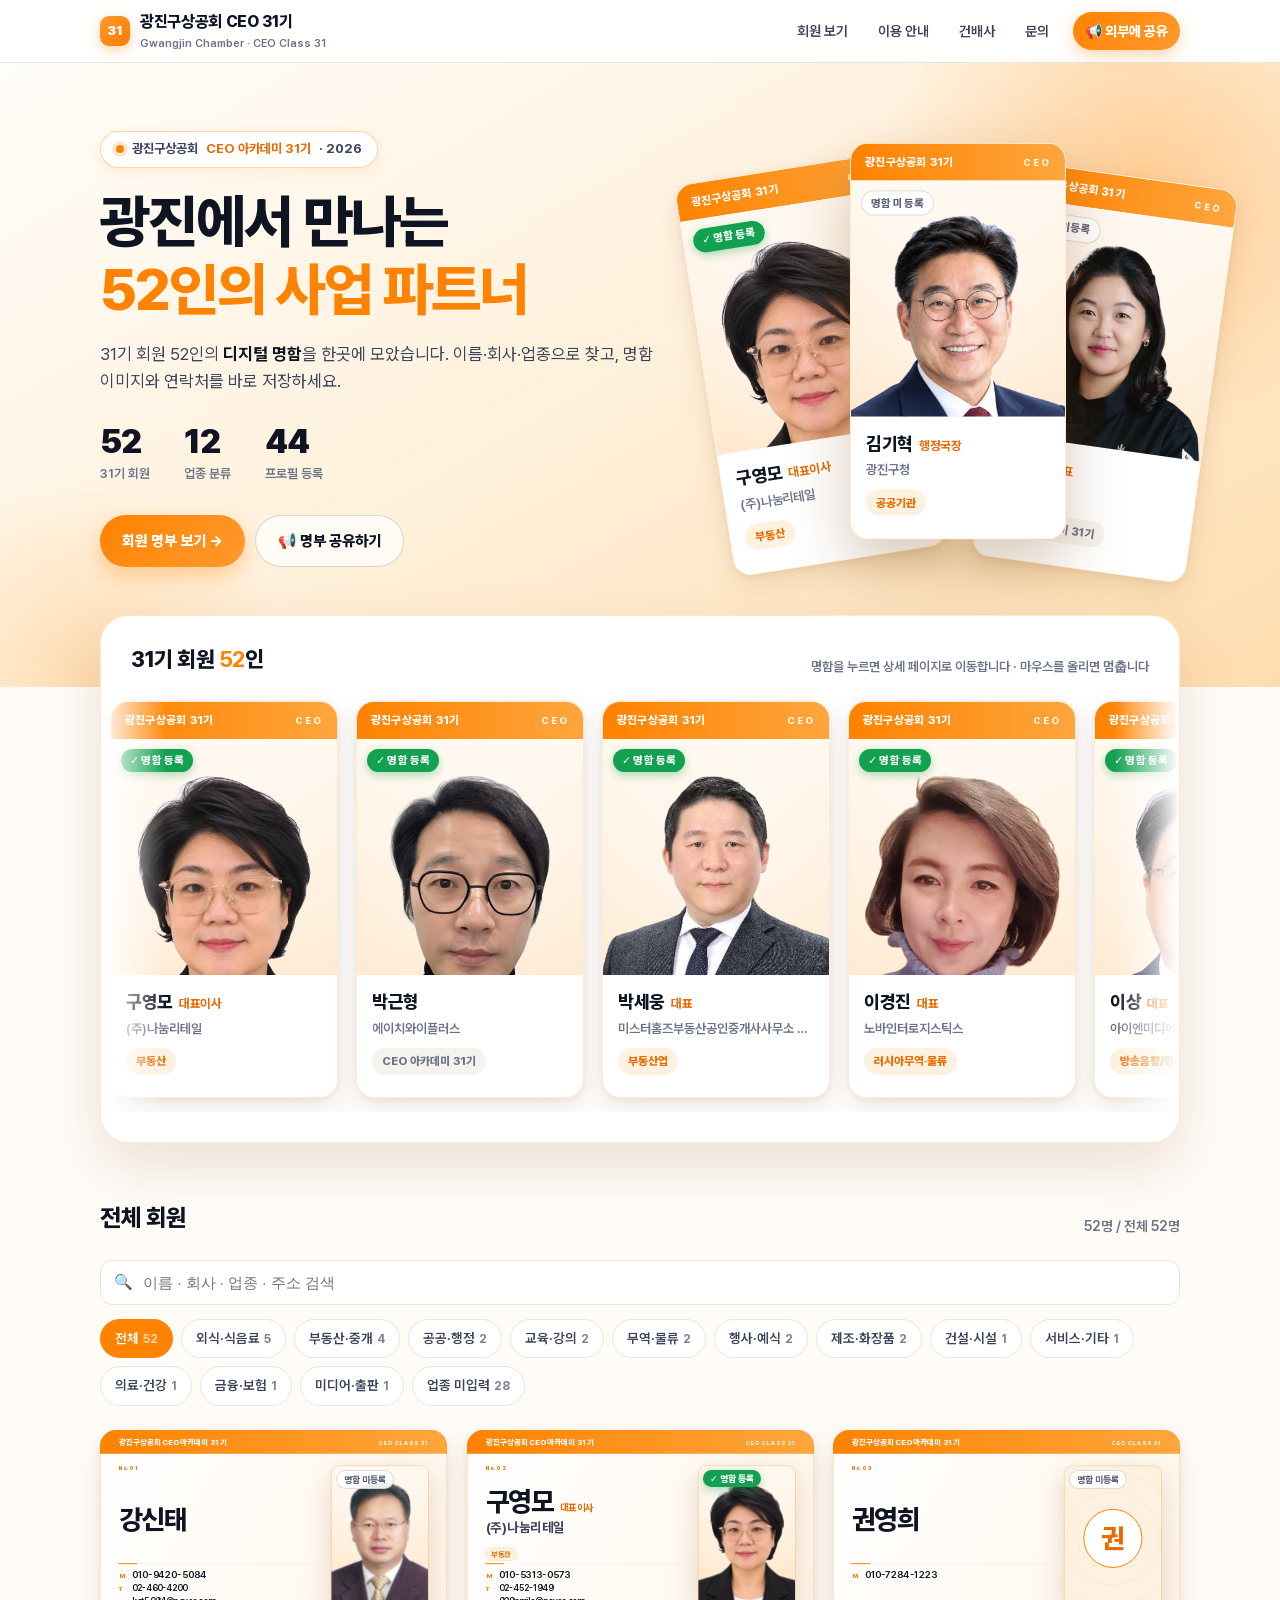
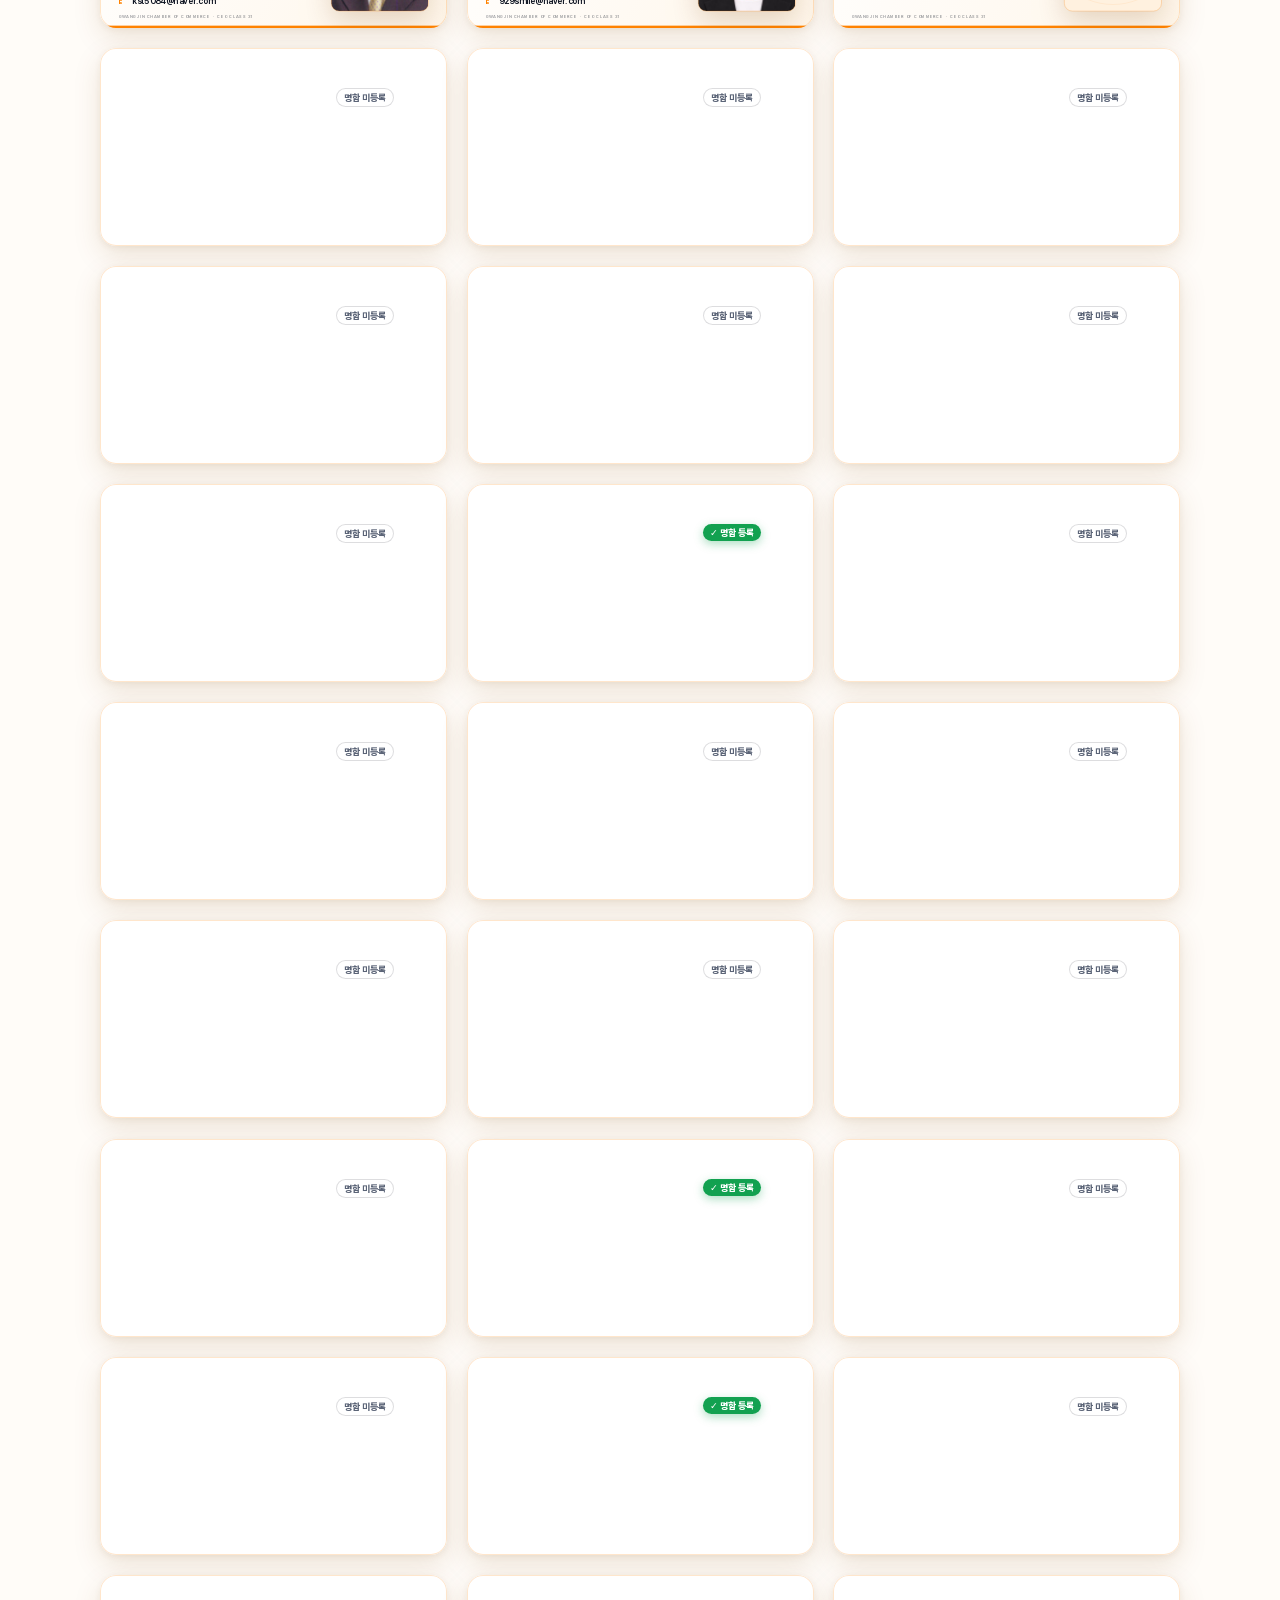
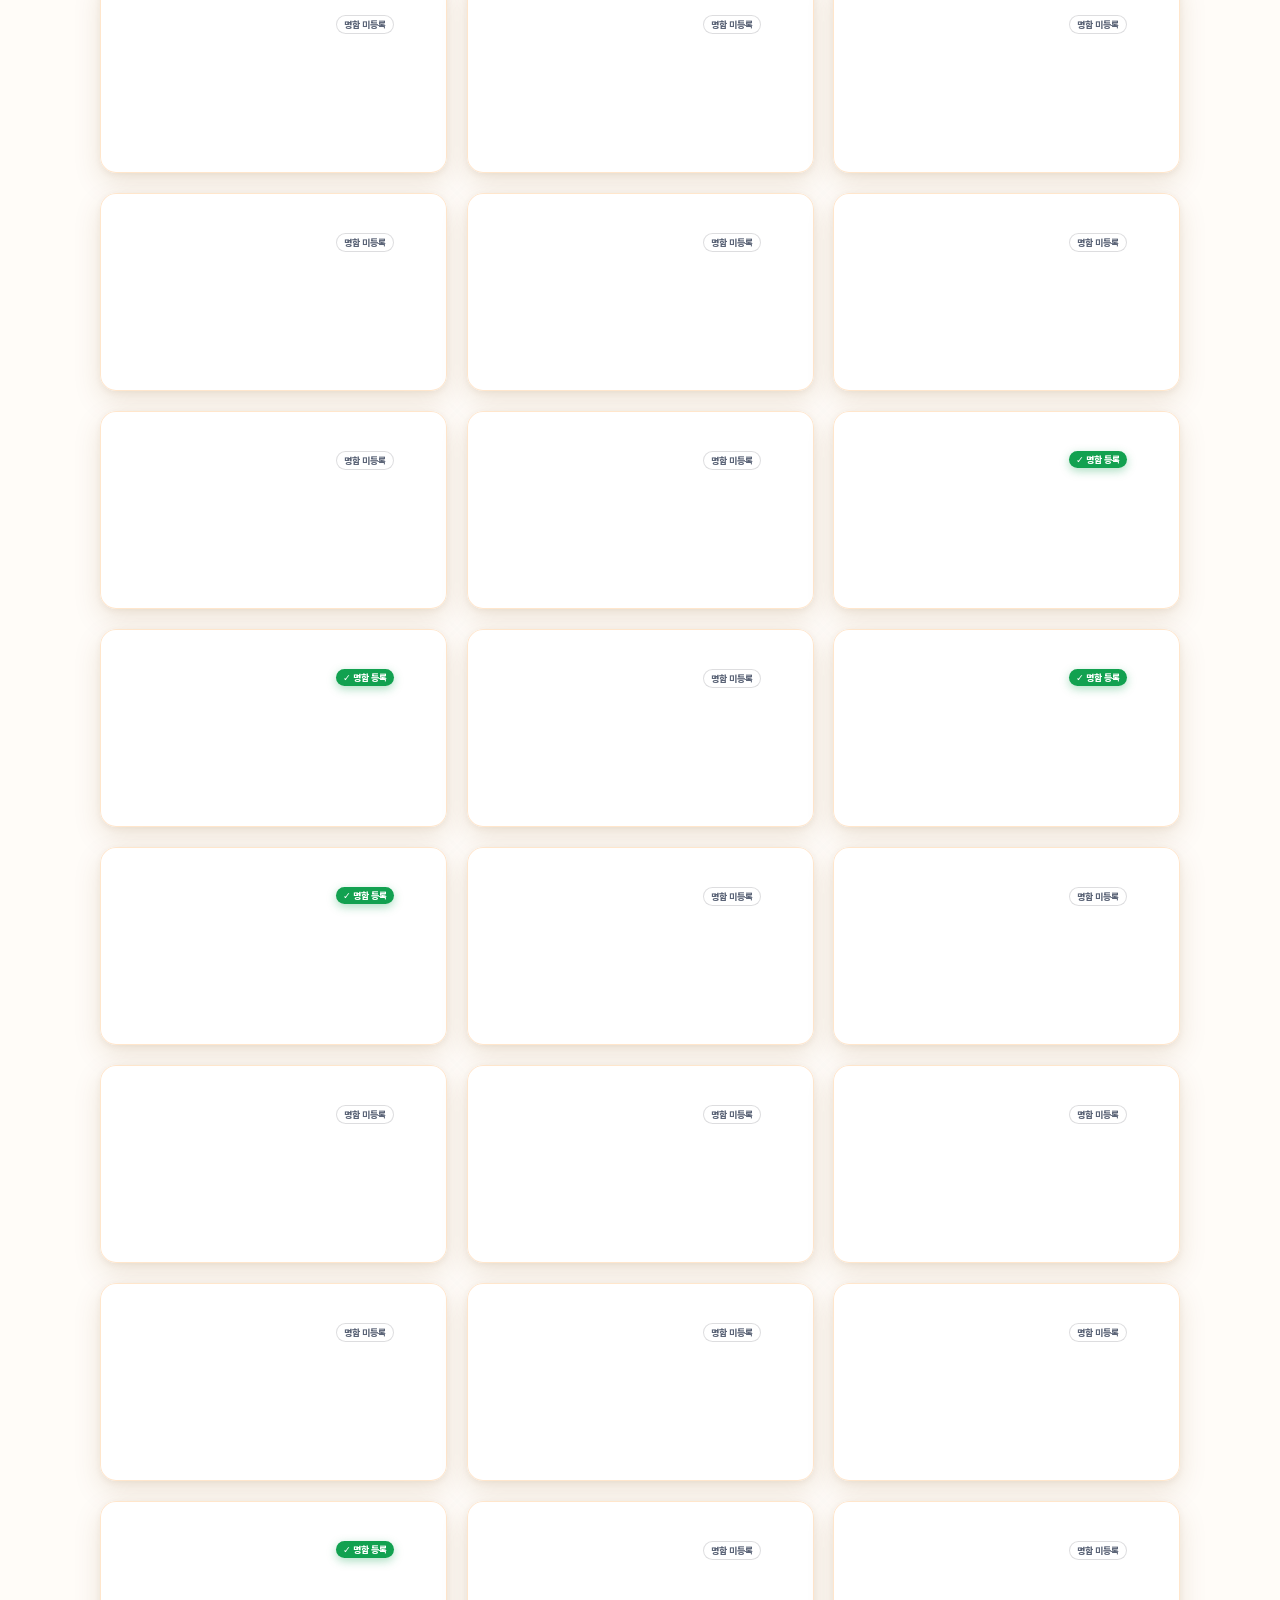
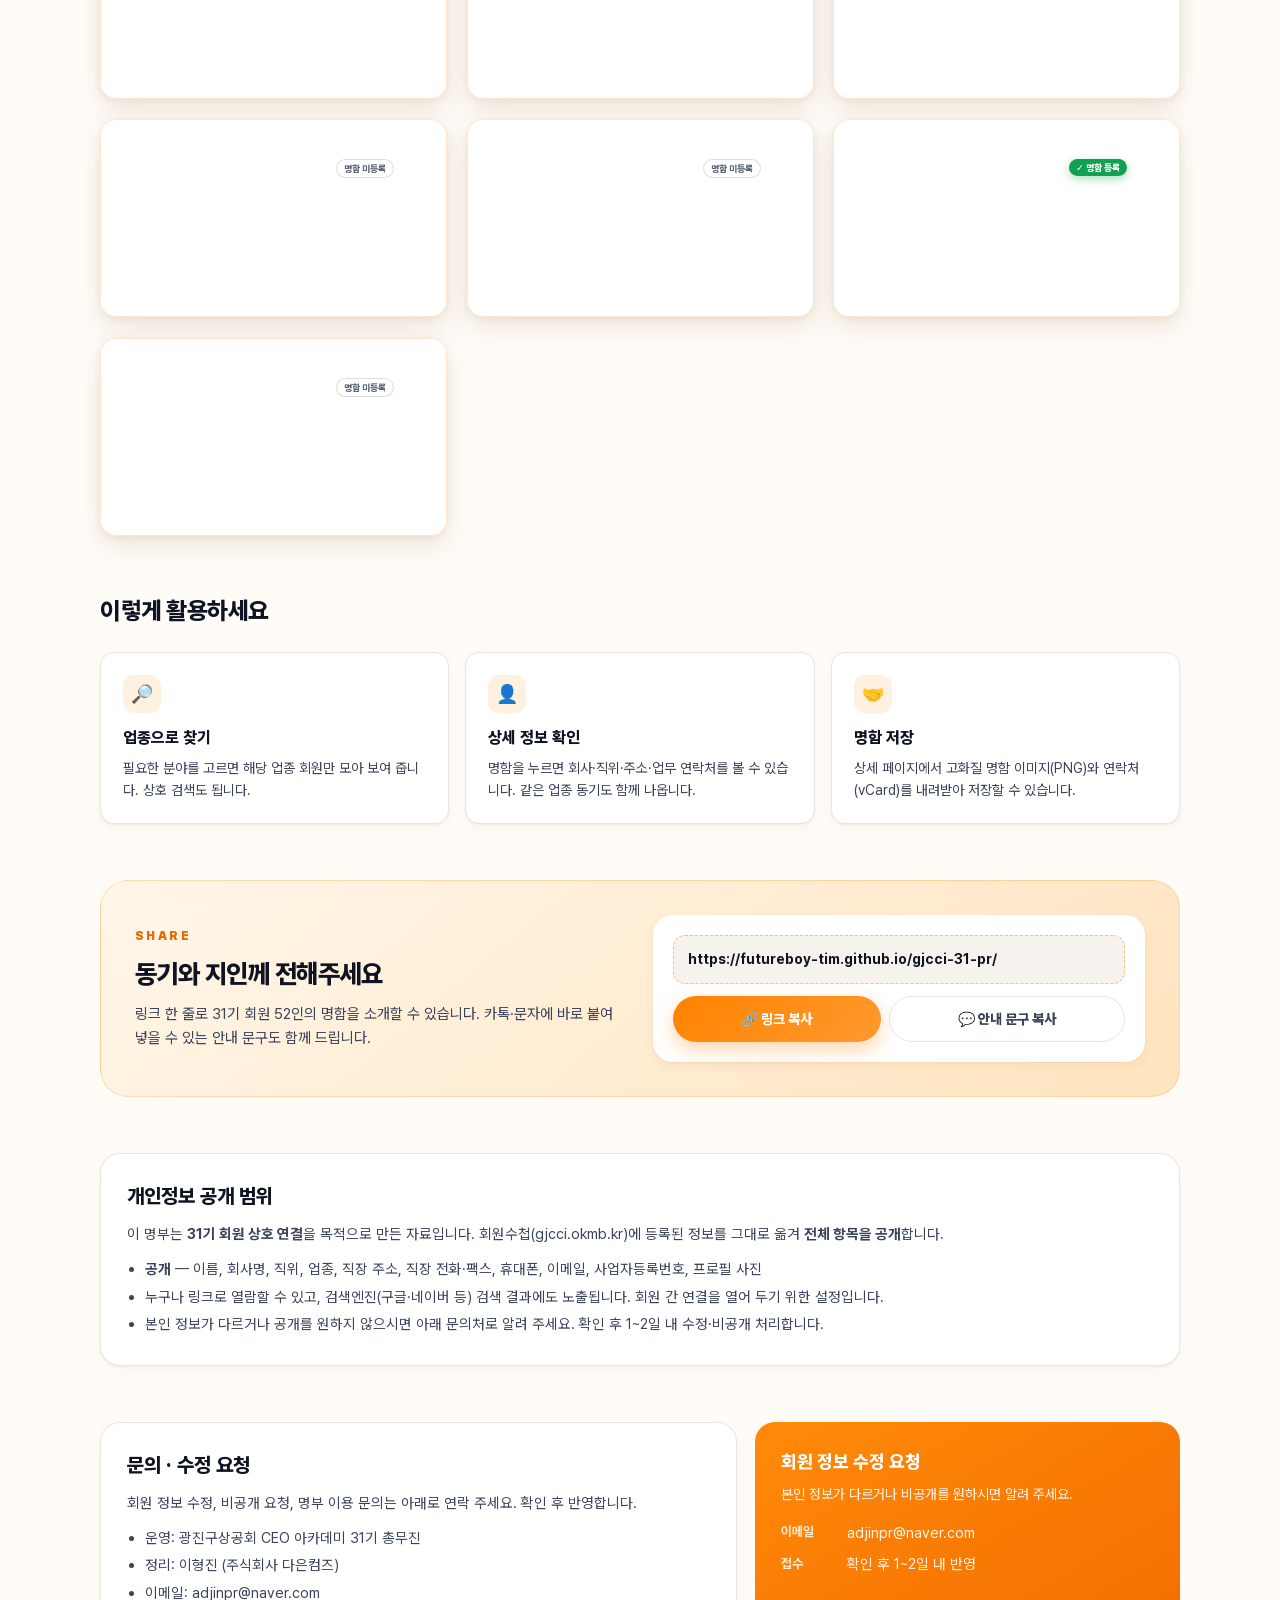
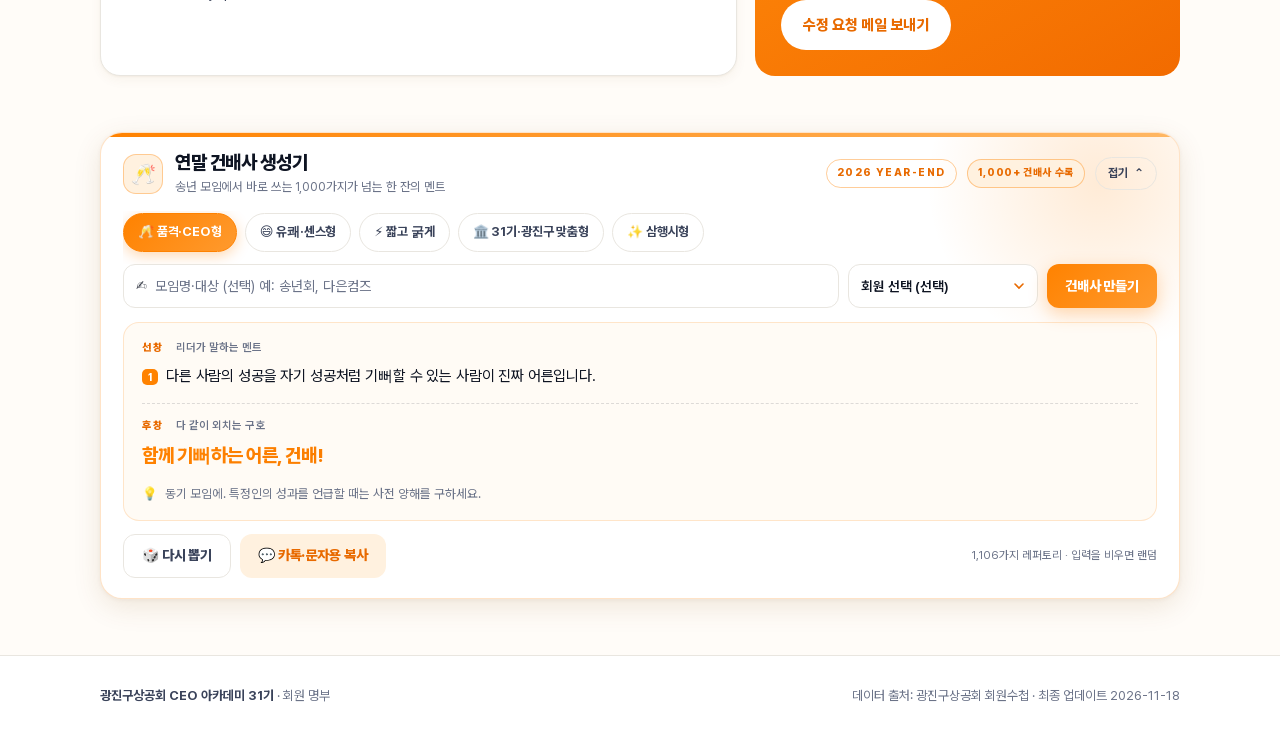
<file: index.html>
<!DOCTYPE html>
<html lang="ko">
<head>
<meta charset="utf-8" />
<meta name="viewport" content="width=device-width, initial-scale=1" />
<title>광진구상공회 CEO 31기 회원 명부</title>
<meta name="description" content="광진구상공회 CEO 아카데미 31기 52인 회원 디지털 명함. 이름·회사·업종으로 사업 파트너를 찾고 명함 이미지·연락처를 저장하세요." />
<meta property="og:type" content="website" />
<meta property="og:title" content="광진구상공회 CEO 31기 회원 명부" />
<meta property="og:description" content="광진에서 만나는 52인의 사업 파트너 · 광진구상공회 CEO 아카데미 31기" />
<meta property="og:url" content="https://futureboy-tim.github.io/gjcci-31-pr/" />
<meta property="og:image" content="https://futureboy-tim.github.io/gjcci-31-pr/assets/og-image.png?v=3" />
<meta property="og:image:secure_url" content="https://futureboy-tim.github.io/gjcci-31-pr/assets/og-image.png?v=3" />
<meta property="og:image:type" content="image/png" />
<meta property="og:image:width" content="1200" />
<meta property="og:image:height" content="630" />
<meta property="og:image:alt" content="광진에서 만나는 52인의 사업 파트너 · 광진구상공회 CEO 아카데미 31기" />
<meta property="og:locale" content="ko_KR" />
<meta name="twitter:card" content="summary_large_image" />
<meta name="twitter:image" content="https://futureboy-tim.github.io/gjcci-31-pr/assets/og-image.png?v=3" />
<meta property="og:site_name" content="광진구상공회 CEO 31기" />
<link rel="stylesheet" href="assets/css/style.css?v=20261126f" />
<link rel="preload" href="assets/fonts/Pretendard-31.woff2" as="font" type="font/woff2" crossorigin />
</head>
<body>

<header class="topbar">
  <div class="container topbar-inner">
    <a class="brand" href="index.html">
      <span class="brand-mark">31</span>
      <span>광진구상공회 CEO 31기<small>Gwangjin Chamber · CEO Class 31</small></span>
    </a>
    <nav class="topnav">
      <a href="#members">회원 보기</a>
      <a href="#how">이용 안내</a>
      <a href="#toastLab">건배사</a>
      <a href="#contact">문의</a>
      <a class="nav-share" href="#share">📢 외부에 공유</a>
    </nav>
  </div>
</header>

<section class="hero">
  <div class="container hero-inner">
    <div class="hero-copy">
      <div class="hero-badge"><i></i>광진구상공회 <b>CEO 아카데미 31기</b> · 2026</div>
      <h1>광진에서 만나는<br /><em>52인의 사업 파트너</em></h1>
      <p class="lead">31기 회원 52인의 <b>디지털 명함</b>을 한곳에 모았습니다. 이름·회사·업종으로 찾고, 명함 이미지와 연락처를 바로 저장하세요.</p>
      <div class="hero-stats">
        <div class="hero-stat"><div class="num" id="statTotal">52</div><div class="lab">31기 회원</div></div>
        <div class="hero-stat"><div class="num" id="statCats">12</div><div class="lab">업종 분류</div></div>
        <div class="hero-stat"><div class="num" id="statPhoto">44</div><div class="lab">프로필 등록</div></div>
      </div>
      <div class="hero-cta">
        <a class="btn btn-primary" href="#members">회원 명부 보기 →</a>
        <a class="btn btn-ghost" href="#share">📢 명부 공유하기</a>
      </div>
    </div>
    <div class="hero-art" id="heroArt" aria-hidden="true"></div>
  </div>
</section>

<section class="flow-wrap" id="flowSection" aria-label="31기 회원 명함 흐름">
  <div class="container">
    <div class="flow-panel">
      <div class="flow-head">
        <h2>31기 회원 <b id="flowCount">52</b>인</h2>
        <p>명함을 누르면 상세 페이지로 이동합니다 · 마우스를 올리면 멈춥니다</p>
      </div>
      <div class="flow" id="flow"><div class="flow-track" id="flowTrack"></div></div>
    </div>
  </div>
</section>

<main>
  <section class="section" id="members">
    <div class="container">
      <div class="section-h">
        <h2>전체 회원</h2>
        <div class="meta" id="resultCount">52명</div>
      </div>
      <div class="tools">
        <div class="search-row">
          <div class="search-box">
            <span class="ico">🔍</span>
            <input id="search" type="search" placeholder="이름 · 회사 · 업종 · 주소 검색" autocomplete="off" />
          </div>
        </div>
        <div class="chips" id="cats"></div>
      </div>
      <div class="grid" id="grid"></div>
    </div>
  </section>

  <section class="section" id="how" style="padding-top:0">
    <div class="container">
      <div class="section-h"><h2>이렇게 활용하세요</h2></div>
      <div class="tiles">
        <div class="tile">
          <div class="ico">🔎</div>
          <h3>업종으로 찾기</h3>
          <p>필요한 분야를 고르면 해당 업종 회원만 모아 보여 줍니다. 상호 검색도 됩니다.</p>
        </div>
        <div class="tile">
          <div class="ico">👤</div>
          <h3>상세 정보 확인</h3>
          <p>명함을 누르면 회사·직위·주소·업무 연락처를 볼 수 있습니다. 같은 업종 동기도 함께 나옵니다.</p>
        </div>
        <div class="tile">
          <div class="ico">🤝</div>
          <h3>명함 저장</h3>
          <p>상세 페이지에서 고화질 명함 이미지(PNG)와 연락처(vCard)를 내려받아 저장할 수 있습니다.</p>
        </div>
      </div>
    </div>
  </section>

  <section class="section" id="share" style="padding-top:0">
    <div class="container">
      <div class="share-card">
        <div class="share-copy">
          <div class="share-eyebrow">SHARE</div>
          <h2>동기와 지인께 전해주세요</h2>
          <p>링크 한 줄로 31기 회원 52인의 명함을 소개할 수 있습니다. 카톡·문자에 바로 붙여 넣을 수 있는 안내 문구도 함께 드립니다.</p>
        </div>
        <div class="share-box">
          <div class="share-url" id="shareUrl">https://futureboy-tim.github.io/gjcci-31-pr/</div>
          <div class="share-actions">
            <button type="button" class="btn btn-primary" id="shareCopy">🔗 링크 복사</button>
            <button type="button" class="btn btn-line" id="shareMsg">💬 안내 문구 복사</button>
            <button type="button" class="btn btn-line" id="shareNative">📤 공유하기</button>
          </div>
        </div>
      </div>
    </div>
  </section>

  <section class="section" id="privacy" style="padding-top:0">
    <div class="container">
      <div class="panel">
        <h2>개인정보 공개 범위</h2>
        <p>이 명부는 <b>31기 회원 상호 연결</b>을 목적으로 만든 자료입니다. 회원수첩(gjcci.okmb.kr)에 등록된 정보를 그대로 옮겨 <b>전체 항목을 공개</b>합니다.</p>
        <ul>
          <li><b>공개</b> — 이름, 회사명, 직위, 업종, 직장 주소, 직장 전화·팩스, 휴대폰, 이메일, 사업자등록번호, 프로필 사진</li>
          <li>누구나 링크로 열람할 수 있고, 검색엔진(구글·네이버 등) 검색 결과에도 노출됩니다. 회원 간 연결을 열어 두기 위한 설정입니다.</li>
          <li>본인 정보가 다르거나 공개를 원하지 않으시면 아래 문의처로 알려 주세요. 확인 후 1~2일 내 수정·비공개 처리합니다.</li>
        </ul>
      </div>
    </div>
  </section>

  <section class="section" id="contact" style="padding-top:0">
    <div class="container">
      <div class="contact-grid">
        <div class="panel">
          <h2>문의 · 수정 요청</h2>
          <p>회원 정보 수정, 비공개 요청, 명부 이용 문의는 아래로 연락 주세요. 확인 후 반영합니다.</p>
          <ul>
            <li>운영: 광진구상공회 CEO 아카데미 31기 총무진</li>
            <li>정리: 이형진 (주식회사 다은컴즈)</li>
            <li>이메일: <a href="mailto:adjinpr@naver.com?subject=%5B31%EA%B8%B0%20%ED%9A%8C%EC%9B%90%EB%AA%85%EB%B6%80%5D%20%EB%AC%B8%EC%9D%98">adjinpr@naver.com</a></li>
          </ul>
        </div>
        <div class="contact-card">
          <h3>회원 정보 수정 요청</h3>
          <div class="who">본인 정보가 다르거나 비공개를 원하시면 알려 주세요.</div>
          <div class="line"><b>이메일</b><span>adjinpr@naver.com</span></div>
          <div class="line"><b>접수</b><span>확인 후 1~2일 내 반영</span></div>
          <a class="btn btn-accent" style="margin-top:16px" href="mailto:adjinpr@naver.com?subject=%5B31%EA%B8%B0%20%ED%9A%8C%EC%9B%90%EB%AA%85%EB%B6%80%5D%20%EC%A0%95%EB%B3%B4%20%EC%88%98%EC%A0%95%20%EC%9A%94%EC%B2%AD">수정 요청 메일 보내기</a>
        </div>
      </div>
    </div>
  </section>
</main>

<section class="gt-section" id="toastLab">
  <div class="container">
    <div class="gt-card">
      <div class="gt-top">
        <div class="gt-title">
          <span class="gt-ico" aria-hidden="true">🥂</span>
          <div>
            <h2>연말 건배사 생성기</h2>
            <p>송년 모임에서 바로 쓰는 1,000가지가 넘는 한 잔의 멘트</p>
          </div>
        </div>
        <div class="gt-top-right">
          <span class="gt-badge gt-badge-year">2026 YEAR-END</span>
          <span class="gt-badge gt-badge-count" id="gtBadge">1,000+ 건배사 수록</span>
          <button type="button" class="gt-toggle" id="gtToggle" aria-expanded="true" aria-controls="gtBody"><span>접기</span> ⌃</button>
        </div>
      </div>
      <div class="gt-body" id="gtBody">
        <div class="gt-chips" id="gtStyles" role="group" aria-label="건배사 스타일"></div>
        <div class="gt-form">
          <label class="gt-input">
            <span class="gt-ico-sm" aria-hidden="true">✍️</span>
            <input id="gtTarget" type="text" maxlength="24" placeholder="모임명·대상 (선택) 예: 송년회, 다은컴즈" />
          </label>
          <select id="gtMember" aria-label="회원 선택 (선택)"></select>
          <button type="button" class="gt-btn gt-btn-main" id="gtGo">건배사 만들기</button>
        </div>
        <div class="gt-result" id="gtResult" aria-live="polite"></div>
        <div class="gt-actions">
          <button type="button" class="gt-btn gt-btn-line" id="gtAgain">🎲 다시 뽑기</button>
          <button type="button" class="gt-btn gt-btn-ghost" id="gtCopy">💬 카톡·문자용 복사</button>
          <span class="gt-count">1,100+가지 레퍼토리 · 입력을 비우면 랜덤</span>
        </div>
      </div>
    </div>
  </div>
</section>

<footer class="footer">
  <div class="container footer-inner">
    <div><b>광진구상공회 CEO 아카데미 31기</b> · 회원 명부</div>
    <div>데이터 출처: 광진구상공회 회원수첩 · 최종 업데이트 <span id="updatedAt">2026-11-18</span></div>
  </div>
</footer>

<script src="assets/js/card.js?v=20261126f"></script>
<script src="assets/js/app.js?v=20261126f"></script>
<script src="assets/js/toast-data.js?v=20261126f"></script>
<script src="assets/js/toast.js?v=20261126f"></script>
</body>
</html>
</file>
<file: assets/css/style.css>
@font-face{
  font-family:"Pretendard31";
  src:url("../fonts/Pretendard-31.woff2") format("woff2");
  font-weight:45 930;
  font-style:normal;
  font-display:swap;
}

:root{
  --brand:#FF8200;          /* 주황 (서초 BNI 사이트와 같은 계열) */
  --brand-2:#E86A00;
  --accent:#FF8200;
  --accent-soft:#FFF1DF;
  --navy:#0E1F5C;
  --ink:#0E1422;
  --ink-2:#3A435A;
  --ink-3:#6B7388;
  --line:#E9E6E0;
  --line-2:#F6F3EE;
  --bg:#FFFCF8;
  --white:#fff;
  --shadow-sm:0 1px 2px rgba(120,70,10,.05),0 4px 12px rgba(120,70,10,.05);
  --shadow-md:0 8px 28px rgba(120,70,10,.12),0 1px 4px rgba(120,70,10,.06);
  --shadow-card:0 10px 28px rgba(120,70,10,.13),0 2px 6px rgba(120,70,10,.07);
  --r-sm:8px;--r-md:14px;--r-lg:20px;--r-xl:28px;
}
*{box-sizing:border-box}
html,body{margin:0;padding:0}
body{
  font-family:"Pretendard31","Pretendard Variable","Pretendard",-apple-system,BlinkMacSystemFont,system-ui,Roboto,"Helvetica Neue",Arial,"Noto Sans KR",sans-serif;
  color:var(--ink);background:var(--bg);line-height:1.6;-webkit-font-smoothing:antialiased;
}
a{color:inherit;text-decoration:none}
button{font:inherit;cursor:pointer;border:none;background:none;color:inherit}
img{max-width:100%;display:block}
.container{max-width:1120px;margin:0 auto;padding:0 20px}
.sr-only{position:absolute;width:1px;height:1px;padding:0;margin:-1px;overflow:hidden;clip:rect(0,0,0,0);white-space:nowrap;border:0}

/* ── 상단 바 ─────────────────────────── */
.topbar{position:sticky;top:0;z-index:50;background:rgba(255,255,255,.9);
  backdrop-filter:saturate(160%) blur(12px);-webkit-backdrop-filter:saturate(160%) blur(12px);
  border-bottom:1px solid var(--line)}
.topbar-inner{display:flex;align-items:center;justify-content:space-between;height:62px;gap:16px}
.brand{display:flex;align-items:center;gap:10px;font-weight:800;letter-spacing:-.02em}
.brand-mark{width:30px;height:30px;border-radius:9px;background:linear-gradient(135deg,#FF9A2E,#FF7A00);box-shadow:0 4px 12px rgba(255,130,0,.35);
  color:#fff;display:grid;place-items:center;font-size:13px;font-weight:900}
.brand small{display:block;font-size:11px;font-weight:600;color:var(--ink-3);letter-spacing:0}
.topnav{display:flex;gap:6px;font-size:14px;font-weight:600;color:var(--ink-2)}
.topnav a{padding:8px 12px;border-radius:999px}
.topnav a:hover{background:var(--accent-soft);color:var(--brand-2)}

/* ── 히어로 (밝은 주황) ───────────────── */
.hero{background:linear-gradient(150deg,#FFFDF9 0%,#FFF1DC 48%,#FFDDAE 100%);color:var(--ink);position:relative;overflow:hidden}
.hero::before{content:"";position:absolute;right:-140px;top:-160px;width:560px;height:560px;border-radius:50%;
  background:radial-gradient(circle,rgba(255,130,0,.30),transparent 66%);pointer-events:none}
.hero::after{content:"";position:absolute;left:-120px;bottom:-200px;width:420px;height:420px;border-radius:50%;
  background:radial-gradient(circle,rgba(255,183,99,.35),transparent 66%);pointer-events:none}
.hero-inner{position:relative;z-index:1;padding-block:68px 120px;display:grid;grid-template-columns:minmax(0,1.15fr) minmax(0,.85fr);gap:36px;align-items:center}
.hero-badge{display:inline-flex;align-items:center;gap:8px;background:#fff;
  border:1px solid rgba(255,130,0,.35);padding:7px 15px;border-radius:999px;font-size:13px;font-weight:700;color:var(--ink-2);
  box-shadow:0 4px 14px rgba(255,130,0,.12)}
.hero-badge i{width:8px;height:8px;border-radius:50%;background:var(--brand);box-shadow:0 0 0 4px rgba(255,130,0,.18)}
.hero-badge b{color:var(--brand-2)}
.hero h1{font-size:clamp(32px,5vw,58px);line-height:1.18;letter-spacing:-.035em;margin:20px 0 16px;font-weight:800;color:var(--ink)}
.hero h1 em{font-style:normal;color:var(--brand)}
.hero p.lead{color:var(--ink-2);font-size:17px;max-width:560px;margin:0 0 28px}
.hero p.lead b{color:var(--ink)}
.hero-stats{display:flex;gap:34px;flex-wrap:wrap;margin-bottom:30px}
.hero-stat .num{font-size:34px;font-weight:900;letter-spacing:-.02em;color:var(--ink);line-height:1.1}
.hero-stat .lab{font-size:13px;color:var(--ink-3);margin-top:4px;font-weight:600}
.hero-cta{display:flex;gap:10px;flex-wrap:wrap}
.btn{display:inline-flex;align-items:center;justify-content:center;gap:8px;padding:13px 22px;border-radius:999px;font-weight:800;font-size:15px;transition:.15s}
.btn-primary{background:linear-gradient(135deg,#FF8200,#FF9A2E);color:#fff;box-shadow:0 8px 20px rgba(255,130,0,.32)}
.btn-primary:hover{transform:translateY(-1px);box-shadow:0 12px 26px rgba(255,130,0,.4)}
.btn-ghost{border:1px solid rgba(14,20,34,.16);color:var(--ink);background:rgba(255,255,255,.7)}
.btn-ghost:hover{background:#fff;border-color:var(--brand);color:var(--brand-2)}
.btn-accent{background:linear-gradient(135deg,#FF8200,#FF9A2E);color:#fff}
.btn-accent:hover{filter:brightness(1.04);transform:translateY(-1px)}
.btn-navy{background:var(--ink);color:#fff}
.btn-navy:hover{background:#1E2740;transform:translateY(-1px)}
.btn-line{border:1px solid var(--line);background:#fff;color:var(--ink-2)}
.btn-line:hover{border-color:var(--brand);color:var(--brand-2)}
.btn[disabled]{opacity:.6;pointer-events:none}

/* 히어로 오른쪽: 겹친 명함 3장 */
.hero-art{position:relative;height:380px}
.hero-art .v-card{position:absolute;left:50%;top:50%;width:216px;pointer-events:none}
.hero-art .v-card:nth-child(1){transform:translate(-118%,-46%) rotate(-9deg)}
.hero-art .v-card:nth-child(2){transform:translate(18%,-44%) rotate(8deg)}
.hero-art .v-card:nth-child(3){transform:translate(-50%,-52%);z-index:2;box-shadow:0 26px 60px rgba(120,60,0,.28)}

/* ── 세로형 명함 (흐름 · 히어로 공용) ─────── */
.v-card{display:block;flex:none;width:228px;background:#fff;border-radius:18px;overflow:hidden;
  box-shadow:var(--shadow-card);border:1px solid rgba(255,130,0,.16);transition:transform .18s ease,box-shadow .18s ease}
a.v-card:hover{transform:translateY(-5px);box-shadow:0 20px 44px rgba(120,60,0,.22)}
a.v-card:focus-visible{outline:3px solid var(--brand);outline-offset:3px}
.v-top{display:flex;align-items:center;justify-content:space-between;padding:9px 14px;
  background:linear-gradient(90deg,#FF8200,#FFA63D);color:#fff;font-size:11.5px;font-weight:800;letter-spacing:.02em}
.v-top span:last-child{font-size:9.5px;letter-spacing:.2em;opacity:.92}
.v-photo{height:236px;background:#FFF1DF;display:grid;place-items:center;overflow:hidden;position:relative}
.v-real,.card-flag{position:absolute;font-weight:800;border-radius:999px;letter-spacing:.01em;white-space:nowrap;line-height:1.2;pointer-events:none}
.v-real{left:10px;top:10px;font-size:11px;padding:5px 9px}
.card-flag{left:68.2%;top:20%;font-size:clamp(8.5px,2.7cqw,11px);padding:.35em .7em}
.v-real.on,.card-flag.on{color:#fff;background:#12A150;box-shadow:0 3px 10px rgba(18,161,80,.35)}
.v-real.off,.card-flag.off{color:#5B6477;background:rgba(255,255,255,.9);border:1px solid rgba(14,20,34,.14)}
.v-photo img{width:100%;height:100%;object-fit:cover;object-position:top center}
.v-mono{width:92px;height:92px;border-radius:50%;background:#fff;border:3px solid var(--brand);display:grid;place-items:center;
  font-size:40px;font-weight:800;color:var(--brand-2)}
.v-body{padding:13px 15px 15px;min-height:104px}
.v-name{font-size:18px;font-weight:800;letter-spacing:-.02em;color:var(--ink);white-space:nowrap;overflow:hidden;text-overflow:ellipsis}
.v-name small{font-size:12.5px;font-weight:700;color:var(--brand-2);margin-left:6px}
.v-co{font-size:13px;color:var(--ink-3);font-weight:600;margin-top:2px;white-space:nowrap;overflow:hidden;text-overflow:ellipsis}
.v-tag{display:inline-block;margin-top:9px;font-size:11.5px;font-weight:800;color:var(--brand-2);background:var(--accent-soft);
  border-radius:999px;padding:4px 10px;max-width:100%;white-space:nowrap;overflow:hidden;text-overflow:ellipsis}
.v-tag.muted{background:var(--line-2);color:var(--ink-3)}

/* ── 명함 흐름 영역 ───────────────────── */
.flow-wrap{margin-top:-72px;position:relative;z-index:2}
.flow-panel{background:#fff;border:1px solid rgba(255,130,0,.18);border-radius:28px;padding:26px 0 30px;
  box-shadow:0 24px 60px rgba(120,60,0,.14);overflow:hidden}
.flow-head{display:flex;align-items:flex-end;justify-content:space-between;gap:12px;flex-wrap:wrap;padding:0 30px 18px}
.flow-head h2{margin:0;font-size:22px;font-weight:800;letter-spacing:-.02em}
.flow-head h2 b{color:var(--brand)}
.flow-head p{margin:0;font-size:13px;color:var(--ink-3);font-weight:600}
.flow{overflow:hidden;padding:6px 0 14px;
  -webkit-mask-image:linear-gradient(90deg,transparent,#000 6%,#000 94%,transparent);
          mask-image:linear-gradient(90deg,transparent,#000 6%,#000 94%,transparent)}
.flow-track{display:flex;gap:18px;width:max-content;padding:0 9px;animation:flowMove var(--flow-dur,160s) linear infinite}
.flow:hover .flow-track,.flow:focus-within .flow-track{animation-play-state:paused}
@keyframes flowMove{from{transform:translateX(0)}to{transform:translateX(-50%)}}
@media (prefers-reduced-motion:reduce){
  .flow{overflow-x:auto}
  .flow-track{animation:none}
}

/* ── 공유 영역 ───────────────────────── */
.share-card{display:grid;grid-template-columns:1fr 1fr;gap:26px;align-items:center;border-radius:var(--r-xl);padding:34px;
  background:linear-gradient(140deg,#FFF6E9,#FFE4BF);border:1px solid rgba(255,130,0,.22)}
.share-eyebrow{font-size:12px;font-weight:900;letter-spacing:.2em;color:var(--brand-2)}
.share-copy h2{margin:6px 0 8px;font-size:26px;font-weight:800;letter-spacing:-.02em}
.share-copy p{margin:0;color:var(--ink-2);font-size:15px}
.share-box{background:#fff;border-radius:var(--r-lg);padding:20px;box-shadow:var(--shadow-sm)}
.share-url{font-size:14px;font-weight:700;color:var(--ink);background:var(--line-2);border:1px dashed rgba(255,130,0,.45);
  border-radius:12px;padding:12px 14px;word-break:break-all}
.share-actions{display:flex;gap:8px;flex-wrap:wrap;margin-top:12px}
.share-actions .btn{padding:11px 16px;font-size:14px;flex:1 1 auto}

.nav-share{background:linear-gradient(135deg,#FF8200,#FF9A2E);color:#fff!important;font-weight:800;margin-left:6px;
  box-shadow:0 6px 16px rgba(255,130,0,.3)}
.topnav a.nav-share:hover{background:linear-gradient(135deg,#F57600,#FF8F1A);color:#fff}

/* ── 공통 섹션 ────────────────────────── */
.section{padding:56px 0}
.section-h{display:flex;align-items:flex-end;justify-content:space-between;gap:16px;margin-bottom:22px;flex-wrap:wrap}
.section-h h2{font-size:24px;letter-spacing:-.02em;margin:0;font-weight:800}
.section-h .meta{font-size:14px;color:var(--ink-3);font-weight:600}

/* ── 회원 목록 도구 ───────────────────── */
.tools{display:flex;flex-direction:column;gap:14px;margin-bottom:24px}
.search-row{display:flex;gap:10px;flex-wrap:wrap}
.search-box{flex:1;min-width:240px;position:relative}
.search-box input{width:100%;padding:13px 16px 13px 42px;border:1px solid var(--line);border-radius:12px;
  background:#fff;font-size:15px;outline:none}
.search-box input:focus{border-color:var(--brand);box-shadow:0 0 0 3px rgba(255,130,0,.16)}
.search-box .ico{position:absolute;left:14px;top:50%;transform:translateY(-50%);color:var(--ink-3);font-size:15px}
.chips{display:flex;gap:8px;flex-wrap:wrap}
.chip{padding:8px 14px;border-radius:999px;border:1px solid var(--line);background:#fff;font-size:13.5px;font-weight:600;color:var(--ink-2)}
.chip:hover{border-color:var(--brand);color:var(--brand-2)}
.chip.active{background:var(--brand);border-color:var(--brand);color:#fff}
.chip .cnt{opacity:.66;font-weight:700;margin-left:4px;font-size:12px}

/* ── 명함 목록 ────────────────────────── */
.grid{display:grid;grid-template-columns:repeat(auto-fill,minmax(330px,1fr));gap:20px}
.biz-card{display:block;position:relative;border-radius:16px;overflow:hidden;
  box-shadow:var(--shadow-card);transition:transform .18s ease,box-shadow .18s ease;
  background:#fff;isolation:isolate;container-type:inline-size}
.biz-card:hover{transform:translateY(-4px);box-shadow:0 18px 40px rgba(120,60,0,.20),0 3px 10px rgba(120,60,0,.10)}
.biz-card:focus-visible{outline:3px solid var(--accent);outline-offset:3px}
.biz-card canvas{display:block;width:100%;height:auto;aspect-ratio:1050/600}
.biz-card::after{content:"";position:absolute;inset:0;border-radius:16px;
  box-shadow:inset 0 0 0 1px rgba(255,130,0,.20);pointer-events:none}
.biz-card .peek{position:absolute;right:12px;top:12px;width:26px;height:26px;border-radius:50%;
  display:grid;place-items:center;font-size:12px;color:#fff;
  background:rgba(14,20,34,.55);border:1px solid rgba(255,255,255,.4);
  opacity:0;transition:.18s;pointer-events:none}
.biz-card:hover .peek{opacity:1}
@media (hover:none){.biz-card .peek{display:none}}
.empty{padding:48px 16px;text-align:center;color:var(--ink-3);border:1px dashed var(--line);border-radius:var(--r-md);background:#fff}

/* ── 안내 카드 3종 ───────────────────── */
.tiles{display:grid;grid-template-columns:repeat(auto-fit,minmax(240px,1fr));gap:16px}
.tile{background:#fff;border:1px solid var(--line);border-radius:var(--r-md);padding:22px;box-shadow:var(--shadow-sm)}
.tile .ico{width:38px;height:38px;border-radius:11px;background:var(--accent-soft);color:var(--brand-2);display:grid;place-items:center;font-size:18px;margin-bottom:12px}
.tile h3{margin:0 0 6px;font-size:16px;font-weight:800}
.tile p{margin:0;font-size:14px;color:var(--ink-2)}

/* ── 개인정보/문의 ───────────────────── */
.panel{background:#fff;border:1px solid var(--line);border-radius:var(--r-lg);padding:26px;box-shadow:var(--shadow-sm)}
.panel h2{margin:0 0 10px;font-size:20px;font-weight:800}
.panel p{color:var(--ink-2);font-size:14.5px;margin:0 0 12px}
.panel ul{margin:0;padding-left:18px;color:var(--ink-2);font-size:14.5px}
.panel ul li{margin:4px 0}
.contact-grid{display:grid;grid-template-columns:1.2fr .8fr;gap:18px}
.contact-card{background:linear-gradient(150deg,#FF8A0A,#F26B00);color:#fff;border-radius:var(--r-lg);padding:26px}
.contact-card h3{margin:0 0 6px;font-size:18px;font-weight:800}
.contact-card .who{color:rgba(255,255,255,.9);font-size:14px;margin-bottom:16px}
.contact-card .line{display:flex;gap:10px;align-items:center;font-size:14.5px;margin:8px 0;color:rgba(255,255,255,.92)}
.contact-card .btn-accent{background:#fff;color:var(--brand-2)}
.contact-card .line b{color:#FFE9CC;font-weight:700;min-width:56px;font-size:13px}

/* ── 푸터 ────────────────────────────── */
.footer{border-top:1px solid var(--line);background:#fff;padding:30px 0 46px;color:var(--ink-3);font-size:13px}
.footer-inner{display:flex;justify-content:space-between;gap:16px;flex-wrap:wrap;align-items:center}
.footer b{color:var(--ink-2)}

/* ── 회원 상세 ───────────────────────── */
.member-head{padding:28px 0 0}
.back-link{display:inline-flex;align-items:center;gap:6px;font-size:14px;font-weight:700;color:var(--ink-2)}
.back-link:hover{color:var(--brand-2)}

.card-stage{background:linear-gradient(160deg,#FFF6E9,#FFE7C6);border:1px solid var(--line);
  border-radius:var(--r-xl);padding:clamp(14px,3vw,30px);margin:18px 0 0;box-shadow:var(--shadow-sm);
  display:grid;place-items:center}
.card-stage-inner{width:100%;max-width:780px;position:relative;border-radius:16px;overflow:hidden;
  box-shadow:0 18px 50px rgba(120,60,0,.22);cursor:pointer}
.card-stage-inner canvas{display:block;width:100%;height:auto;aspect-ratio:1050/600}
.card-stage-inner:focus-visible{outline:3px solid var(--accent);outline-offset:4px}
.card-hint{margin:10px 0 0;text-align:center;font-size:12.5px;color:var(--ink-3)}

.card-actions{display:flex;gap:10px;flex-wrap:wrap;justify-content:center;margin:18px 0 0}
.card-actions .btn{min-width:190px}
.card-actions .btn{border-radius:14px}
.card-actions .btn-accent{background:var(--ink);color:#fff;box-shadow:none}

.member-title-row{display:flex;align-items:center;gap:12px;flex-wrap:wrap;margin-top:22px}
.member-title-row h1{margin:0;font-size:26px;letter-spacing:-.02em;font-weight:800}
.member-title-row .sub{color:var(--ink-3);font-size:14px;font-weight:600}
.tag-row{display:flex;gap:8px;flex-wrap:wrap;margin-top:10px}
.badge{font-size:11.5px;font-weight:700;padding:4px 9px;border-radius:8px;background:var(--accent-soft);color:var(--brand-2)}
.badge.muted{background:var(--line-2);color:var(--ink-3)}

.detail-body{display:flex;flex-direction:column;gap:18px;padding:22px 0 10px}
.info-table{background:#fff;border:1px solid var(--line);border-radius:var(--r-lg);overflow:hidden;box-shadow:var(--shadow-sm)}
.info-row{display:grid;grid-template-columns:130px 1fr;border-bottom:1px solid var(--line-2)}
.info-row:last-child{border-bottom:none}
.info-row .k{background:#FFFBF5;padding:14px 18px;font-size:13.5px;font-weight:700;color:var(--ink-2)}
.info-row .v{padding:14px 18px;font-size:14.5px;color:var(--ink);word-break:break-all}
.info-row .v a{color:var(--brand-2);font-weight:600}
.masked{color:var(--ink-3);font-style:normal}
.locked-note{font-size:12.5px;color:var(--ink-3);margin-top:6px}
.mini-grid{display:grid;grid-template-columns:repeat(auto-fill,minmax(190px,1fr));gap:12px}
.mini-card{display:flex;gap:10px;align-items:center;background:#fff;border:1px solid var(--line);border-radius:12px;padding:10px;box-shadow:var(--shadow-sm);transition:.15s}
.mini-card:hover{border-color:var(--brand);transform:translateY(-2px)}
.mini-photo{width:46px;height:58px;border-radius:8px;overflow:hidden;background:var(--accent-soft);flex:0 0 auto;display:grid;place-items:center;font-weight:800;color:var(--brand-2)}
.mini-photo img{width:100%;height:100%;object-fit:cover;object-position:top center}
.mini-card .nm{font-size:14px;font-weight:700}
.mini-card .bs{font-size:12px;color:var(--ink-3)}

/* 명함 확대 보기 */
.lightbox{position:fixed;inset:0;z-index:200;background:rgba(4,10,20,.86);
  display:none;place-items:center;padding:20px;backdrop-filter:blur(4px)}
.lightbox.on{display:grid}
.lightbox img{max-width:min(1100px,96vw);max-height:88vh;border-radius:14px;box-shadow:0 30px 80px rgba(0,0,0,.5)}
.lightbox .lb-close{position:absolute;top:16px;right:18px;width:42px;height:42px;border-radius:50%;
  background:rgba(255,255,255,.14);color:#fff;font-size:20px;display:grid;place-items:center}
.lightbox .lb-dl{position:absolute;bottom:22px;left:50%;transform:translateX(-50%)}

/* 토스트 */
.toast{position:fixed;left:50%;bottom:28px;transform:translate(-50%,20px);z-index:300;
  background:#1B2233;color:#fff;padding:12px 18px;border-radius:12px;font-size:14px;font-weight:600;
  box-shadow:0 12px 30px rgba(0,0,0,.25);opacity:0;pointer-events:none;transition:.22s}
.toast.on{opacity:1;transform:translate(-50%,0)}

@media (max-width:980px){
  .hero-inner{grid-template-columns:1fr}
  .hero-art{display:none}
  .share-card{grid-template-columns:1fr;padding:24px}
}
@media (max-width:820px){
  .contact-grid{grid-template-columns:1fr}
  .hero-inner{padding-block:44px 104px}
  .flow-head{padding:0 20px 14px}
  .flow-panel{border-radius:22px;padding:20px 0 22px}
  .v-card{width:196px}
  .v-photo{height:204px}
  .flow-track{gap:14px}
  .info-row{grid-template-columns:104px 1fr}
  .topnav{display:none}
  .grid{grid-template-columns:1fr;gap:14px}
  .card-actions .btn{flex:1 1 100%;min-width:0}
  .section{padding:44px 0}
}
@media (max-width:560px){
  .card-actions{gap:8px}
  .card-actions .btn{flex:1 1 calc(50% - 4px);min-width:0;font-size:14px;padding:13px 8px}
  .card-actions #btnCopy{flex:1 1 100%}
  .card-actions .x{display:none}
  .card-stage{padding:12px;border-radius:22px}
  .card-hint{font-size:12px}
}
@media (min-width:560px) and (max-width:819px){
  .grid{grid-template-columns:repeat(2,minmax(0,1fr))}
}

/* ── 연말 건배사 생성기 ───────────────── */
.gt-section{background:linear-gradient(180deg,#F8F9FC 0%,#F2F5FA 100%);padding:20px 0 20px}
.gt-card{position:relative;border-radius:22px;overflow:hidden;color:#fff;
  background:linear-gradient(155deg,#0E2348 0%,#0A1A33 52%,#071224 100%);
  border:1px solid rgba(201,162,39,.26);
  box-shadow:0 18px 44px rgba(8,22,44,.26),0 2px 6px rgba(8,22,44,.16)}
.gt-card::before{content:"";position:absolute;right:-110px;top:-140px;width:380px;height:380px;border-radius:50%;
  background:radial-gradient(circle,rgba(201,162,39,.20),transparent 64%);pointer-events:none}
.gt-card::after{content:"";position:absolute;left:0;right:0;top:0;height:1px;
  background:linear-gradient(90deg,transparent,rgba(240,223,182,.55),transparent);pointer-events:none}
.gt-top{position:relative;display:flex;align-items:center;justify-content:space-between;gap:14px;padding:18px 22px 14px}
.gt-title{display:flex;align-items:center;gap:12px;min-width:0}
.gt-ico{width:40px;height:40px;border-radius:13px;display:grid;place-items:center;font-size:20px;flex:none;
  background:linear-gradient(140deg,rgba(201,162,39,.28),rgba(201,162,39,.06));
  border:1px solid rgba(201,162,39,.4)}
.gt-title h2{margin:0;font-size:19px;font-weight:800;letter-spacing:-.02em;line-height:1.3}
.gt-title p{margin:2px 0 0;font-size:12.5px;color:rgba(255,255,255,.62);letter-spacing:-.01em}
.gt-top-right{display:flex;align-items:center;gap:10px;flex:none}
.gt-badge{font-size:10.5px;font-weight:800;letter-spacing:.14em;color:#E7CD8A;
  border:1px solid rgba(201,162,39,.42);border-radius:999px;padding:5px 10px;white-space:nowrap}
.gt-badge-count{background:rgba(231,205,138,.14);letter-spacing:.06em}
.gt-loading{margin:0;font-size:13.5px;color:rgba(255,255,255,.6)}
.gt-toggle{display:inline-flex;align-items:center;gap:6px;font-size:12px;font-weight:700;color:rgba(255,255,255,.72);
  border:1px solid rgba(255,255,255,.16);border-radius:999px;padding:6px 12px;transition:.15s}
.gt-toggle:hover{background:rgba(255,255,255,.08);color:#fff}
.gt-body{position:relative;padding:0 22px 20px;overflow:hidden;transition:max-height .3s ease}
.gt-chips{display:flex;gap:8px;overflow-x:auto;padding:2px 0 12px;scrollbar-width:none}
.gt-chips::-webkit-scrollbar{display:none}
.gt-chip{flex:none;font-size:13px;font-weight:700;letter-spacing:-.01em;color:rgba(255,255,255,.8);
  background:rgba(255,255,255,.05);border:1px solid rgba(255,255,255,.14);border-radius:999px;padding:8px 14px;transition:.15s}
.gt-chip:hover{background:rgba(255,255,255,.11);color:#fff;border-color:rgba(201,162,39,.4)}
.gt-chip.on{background:linear-gradient(135deg,#E7CD8A,#C9A227);color:#22190A;border-color:#E7CD8A;
  box-shadow:0 4px 14px rgba(201,162,39,.28)}
.gt-form{display:grid;grid-template-columns:minmax(0,1fr) 190px auto;gap:9px;margin-bottom:14px}
.gt-input{position:relative;display:flex;align-items:center;gap:8px;background:rgba(255,255,255,.06);
  border:1px solid rgba(255,255,255,.16);border-radius:12px;padding:0 12px;transition:.15s}
.gt-input:focus-within{border-color:rgba(201,162,39,.65);background:rgba(255,255,255,.09)}
.gt-ico-sm{font-size:13px;opacity:.8}
.gt-input input{flex:1;min-width:0;background:none;border:0;outline:0;color:#fff;font-size:14px;padding:12px 0;font-family:inherit}
.gt-input input::placeholder{color:rgba(255,255,255,.42)}
.gt-form select{font-family:inherit;font-size:13.5px;font-weight:600;color:#fff;background:rgba(255,255,255,.06);
  border:1px solid rgba(255,255,255,.16);border-radius:12px;padding:0 12px;height:44px;outline:0;
  appearance:none;-webkit-appearance:none;
  background-image:url("data:image/svg+xml;utf8,<svg xmlns='http://www.w3.org/2000/svg' width='12' height='12' viewBox='0 0 12 12'><path d='M2 4l4 4 4-4' stroke='%23E7CD8A' stroke-width='1.6' fill='none' stroke-linecap='round'/></svg>");
  background-repeat:no-repeat;background-position:right 12px center;padding-right:30px}
.gt-form select option{background:#0C1D39;color:#fff}
.gt-btn{display:inline-flex;align-items:center;justify-content:center;gap:7px;height:44px;padding:0 18px;
  border-radius:12px;font-size:14px;font-weight:800;letter-spacing:-.01em;transition:.15s;white-space:nowrap}
.gt-btn-main{background:linear-gradient(135deg,#E7CD8A,#C9A227);color:#22190A;box-shadow:0 6px 18px rgba(201,162,39,.3)}
.gt-btn-main:hover{filter:brightness(1.04);transform:translateY(-1px)}
.gt-btn-line{border:1px solid rgba(255,255,255,.22);color:rgba(255,255,255,.9);background:rgba(255,255,255,.04)}
.gt-btn-line:hover{background:rgba(255,255,255,.1)}
.gt-btn-ghost{background:rgba(255,255,255,.09);color:#fff}
.gt-btn-ghost:hover{background:rgba(255,255,255,.15)}
.gt-result{background:rgba(255,255,255,.045);border:1px solid rgba(255,255,255,.09);border-radius:16px;padding:16px 18px}
.gt-result.is-new{animation:gtIn .38s ease}
@keyframes gtIn{from{opacity:0;transform:translateY(6px)}to{opacity:1;transform:none}}
.gt-block + .gt-block{margin-top:14px;padding-top:13px;border-top:1px dashed rgba(255,255,255,.12)}
.gt-lab{font-size:10.5px;font-weight:900;letter-spacing:.18em;color:#E7CD8A;margin-bottom:7px}
.gt-lab span{font-weight:600;letter-spacing:0;color:rgba(255,255,255,.4);margin-left:8px;font-size:11px}
.gt-line{margin:0 0 4px;font-size:15px;line-height:1.7;color:rgba(255,255,255,.94);letter-spacing:-.01em;display:flex;gap:8px}
.gt-n{flex:none;width:16px;height:16px;margin-top:5px;border-radius:5px;font-size:10px;font-weight:800;color:#22190A;
  background:rgba(231,205,138,.85);display:grid;place-items:center}
.gt-chorus{margin:0;font-size:19px;font-weight:800;line-height:1.5;letter-spacing:-.02em;
  background:linear-gradient(100deg,#F6EDD2,#E7CD8A 55%,#C9A227);-webkit-background-clip:text;background-clip:text;color:transparent}
.gt-tip{margin:13px 0 0;font-size:12.5px;line-height:1.6;color:rgba(255,255,255,.56);display:flex;gap:7px}
.gt-tip span{flex:none;opacity:.85}
.gt-actions{display:flex;align-items:center;gap:9px;flex-wrap:wrap;margin-top:13px}
.gt-count{font-size:11.5px;color:rgba(255,255,255,.38);margin-left:auto}
.gt-snack{position:fixed;left:50%;bottom:28px;transform:translate(-50%,16px);z-index:9999;
  background:rgba(10,22,44,.96);color:#fff;font-size:13.5px;font-weight:600;padding:11px 18px;border-radius:999px;
  border:1px solid rgba(201,162,39,.4);box-shadow:0 12px 30px rgba(4,10,22,.4);opacity:0;pointer-events:none;transition:.22s}
.gt-snack.on{opacity:1;transform:translate(-50%,0)}
.gt-section.closed .gt-body{max-height:0!important;padding-bottom:0}

@media (max-width:860px){
  .gt-form{grid-template-columns:1fr auto}
  .gt-input{grid-column:1/-1}
  .gt-form select{height:42px}
  .gt-btn-main{height:42px;padding:0 16px}
}
@media (max-width:520px){
  .gt-section{padding:14px 0 16px}
  .gt-card{border-radius:18px}
  .gt-top{padding:15px 16px 12px;align-items:flex-start}
  .gt-ico{width:36px;height:36px;font-size:18px;border-radius:11px}
  .gt-title h2{font-size:17px}
  .gt-title p{font-size:11.5px}
  .gt-badge-year{display:none}
  .gt-badge-count{display:none}
  .gt-count{display:block;width:100%;margin:2px 0 0;font-size:11px;text-align:center;color:rgba(255,255,255,.45)}
  .gt-body{padding:0 16px 16px}
  .gt-chip{font-size:12px;padding:7px 12px}
  .gt-form{grid-template-columns:1fr;gap:8px}
  .gt-form select{width:100%}
  .gt-btn-main{width:100%}
  .gt-line{font-size:14.2px}
  .gt-tip{display:-webkit-box;-webkit-line-clamp:2;-webkit-box-orient:vertical;overflow:hidden;font-size:12px}
  .gt-lab span{display:none}
  .gt-chorus{font-size:17.5px}
  .gt-result{padding:14px}
  .gt-actions .gt-btn{flex:1}
}

/* ── 연말 건배사 생성기 — 밝은 주황 테마 (아래쪽 배치) ── */
.gt-section{background:none;padding:0 0 56px;scroll-margin-top:80px}
.gt-card{color:var(--ink);background:#fff;border:1px solid rgba(255,130,0,.22);box-shadow:var(--shadow-md)}
.gt-card::before{background:radial-gradient(circle,rgba(255,130,0,.16),transparent 64%)}
.gt-card::after{background:linear-gradient(90deg,#FF8200,#FFB763);height:4px}
.gt-ico{background:var(--accent-soft);border:1px solid rgba(255,130,0,.35)}
.gt-title p{color:var(--ink-3)}
.gt-badge{color:var(--brand-2);border:1px solid rgba(255,130,0,.4)}
.gt-badge-count{background:var(--accent-soft)}
.gt-loading{color:var(--ink-3)}
.gt-toggle{color:var(--ink-2);border:1px solid var(--line)}
.gt-toggle:hover{background:var(--line-2);color:var(--ink)}
.gt-chip{color:var(--ink-2);background:#fff;border:1px solid var(--line)}
.gt-chip:hover{background:var(--accent-soft);color:var(--brand-2);border-color:rgba(255,130,0,.45)}
.gt-chip.on{background:linear-gradient(135deg,#FF8200,#FF9A2E);color:#fff;border-color:#FF8200;box-shadow:0 4px 14px rgba(255,130,0,.3)}
.gt-input{background:#fff;border:1px solid var(--line)}
.gt-input:focus-within{border-color:var(--brand);background:#fff;box-shadow:0 0 0 3px rgba(255,130,0,.14)}
.gt-input input{color:var(--ink)}
.gt-input input::placeholder{color:var(--ink-3)}
.gt-form select{color:var(--ink);background-color:#fff;border:1px solid var(--line);
  background-image:url("data:image/svg+xml;utf8,<svg xmlns='http://www.w3.org/2000/svg' width='12' height='12' viewBox='0 0 12 12'><path d='M2 4l4 4 4-4' stroke='%23E86A00' stroke-width='1.6' fill='none' stroke-linecap='round'/></svg>")}
.gt-form select option{background:#fff;color:var(--ink)}
.gt-btn-main{background:linear-gradient(135deg,#FF8200,#FF9A2E);color:#fff;box-shadow:0 6px 18px rgba(255,130,0,.3)}
.gt-btn-line{border:1px solid var(--line);color:var(--ink-2);background:#fff}
.gt-btn-line:hover{background:var(--line-2)}
.gt-btn-ghost{background:var(--accent-soft);color:var(--brand-2)}
.gt-btn-ghost:hover{background:#FFE6C4}
.gt-result{background:#FFFBF5;border:1px solid rgba(255,130,0,.18)}
.gt-block + .gt-block{border-top:1px dashed rgba(14,20,34,.14)}
.gt-lab{color:var(--brand-2)}
.gt-lab span{color:var(--ink-3)}
.gt-line{color:var(--ink)}
.gt-n{color:#fff;background:var(--brand)}
.gt-chorus{background:linear-gradient(100deg,#FF8200,#E86A00);-webkit-background-clip:text;background-clip:text;color:transparent}
.gt-tip{color:var(--ink-3)}
.gt-count{color:var(--ink-3)}
.gt-snack{background:#1B2233;border:1px solid rgba(255,130,0,.5)}
#share,#members,#how,#contact,#privacy{scroll-margin-top:70px}

/* ── 저장 안내 화면 ───────────────────── */
.lb-inner{display:flex;flex-direction:column;align-items:center;gap:14px;max-width:min(1100px,96vw)}
.lb-tip{margin:0;color:#fff;font-size:15.5px;font-weight:700;text-align:center;background:rgba(255,130,0,.92);
  padding:10px 16px;border-radius:999px}
.lb-tip b{font-weight:900}
.lightbox .lb-inner img{max-width:100%;max-height:66vh;border-radius:14px;box-shadow:0 30px 80px rgba(0,0,0,.5);
  -webkit-touch-callout:default;-webkit-user-select:auto;user-select:auto}
.lb-actions{display:flex;gap:10px;flex-wrap:wrap;justify-content:center}
.lb-actions .btn{padding:12px 18px;font-size:14.5px}

/* ── 실제 명함 (스캔·촬영본) ─────────────── */
.real-card{margin:26px 0 0;background:#fff;border:1px solid rgba(255,130,0,.22);border-radius:var(--r-xl);
  padding:clamp(16px,3vw,28px);box-shadow:var(--shadow-sm)}
.real-head h2{margin:0;font-size:20px;font-weight:800;letter-spacing:-.02em}
.real-head p{margin:4px 0 0;font-size:13.5px;color:var(--ink-3)}
.real-grid{display:grid;grid-template-columns:1fr 1fr;gap:16px;margin-top:16px}
.real-grid.one{grid-template-columns:minmax(0,560px);justify-content:center}
.real-item{margin:0}
.real-img{display:block;width:100%;padding:0;border-radius:14px;overflow:hidden;background:var(--line-2);
  border:1px solid var(--line);box-shadow:var(--shadow-card);cursor:pointer;transition:transform .18s ease}
.real-img:hover{transform:translateY(-3px)}
.real-img:focus-visible{outline:3px solid var(--brand);outline-offset:3px}
.real-img{aspect-ratio:9/5;background:#fff}
.real-img img{display:block;width:100%;height:100%;object-fit:cover}
.real-img img.fit-all{object-fit:contain}
/* 세로 명함: 가로 명함(9:5)을 그대로 세운 크기 */
.real-item.portrait .real-img{aspect-ratio:5/9;width:calc(100% * 5 / 9);margin:0 auto}
.real-item figcaption{margin-top:8px;text-align:center;font-size:12.5px;font-weight:700;color:var(--ink-3)}
.real-actions{margin-top:16px}
@media (max-width:640px){
  .real-grid{grid-template-columns:1fr}
}
</file>
